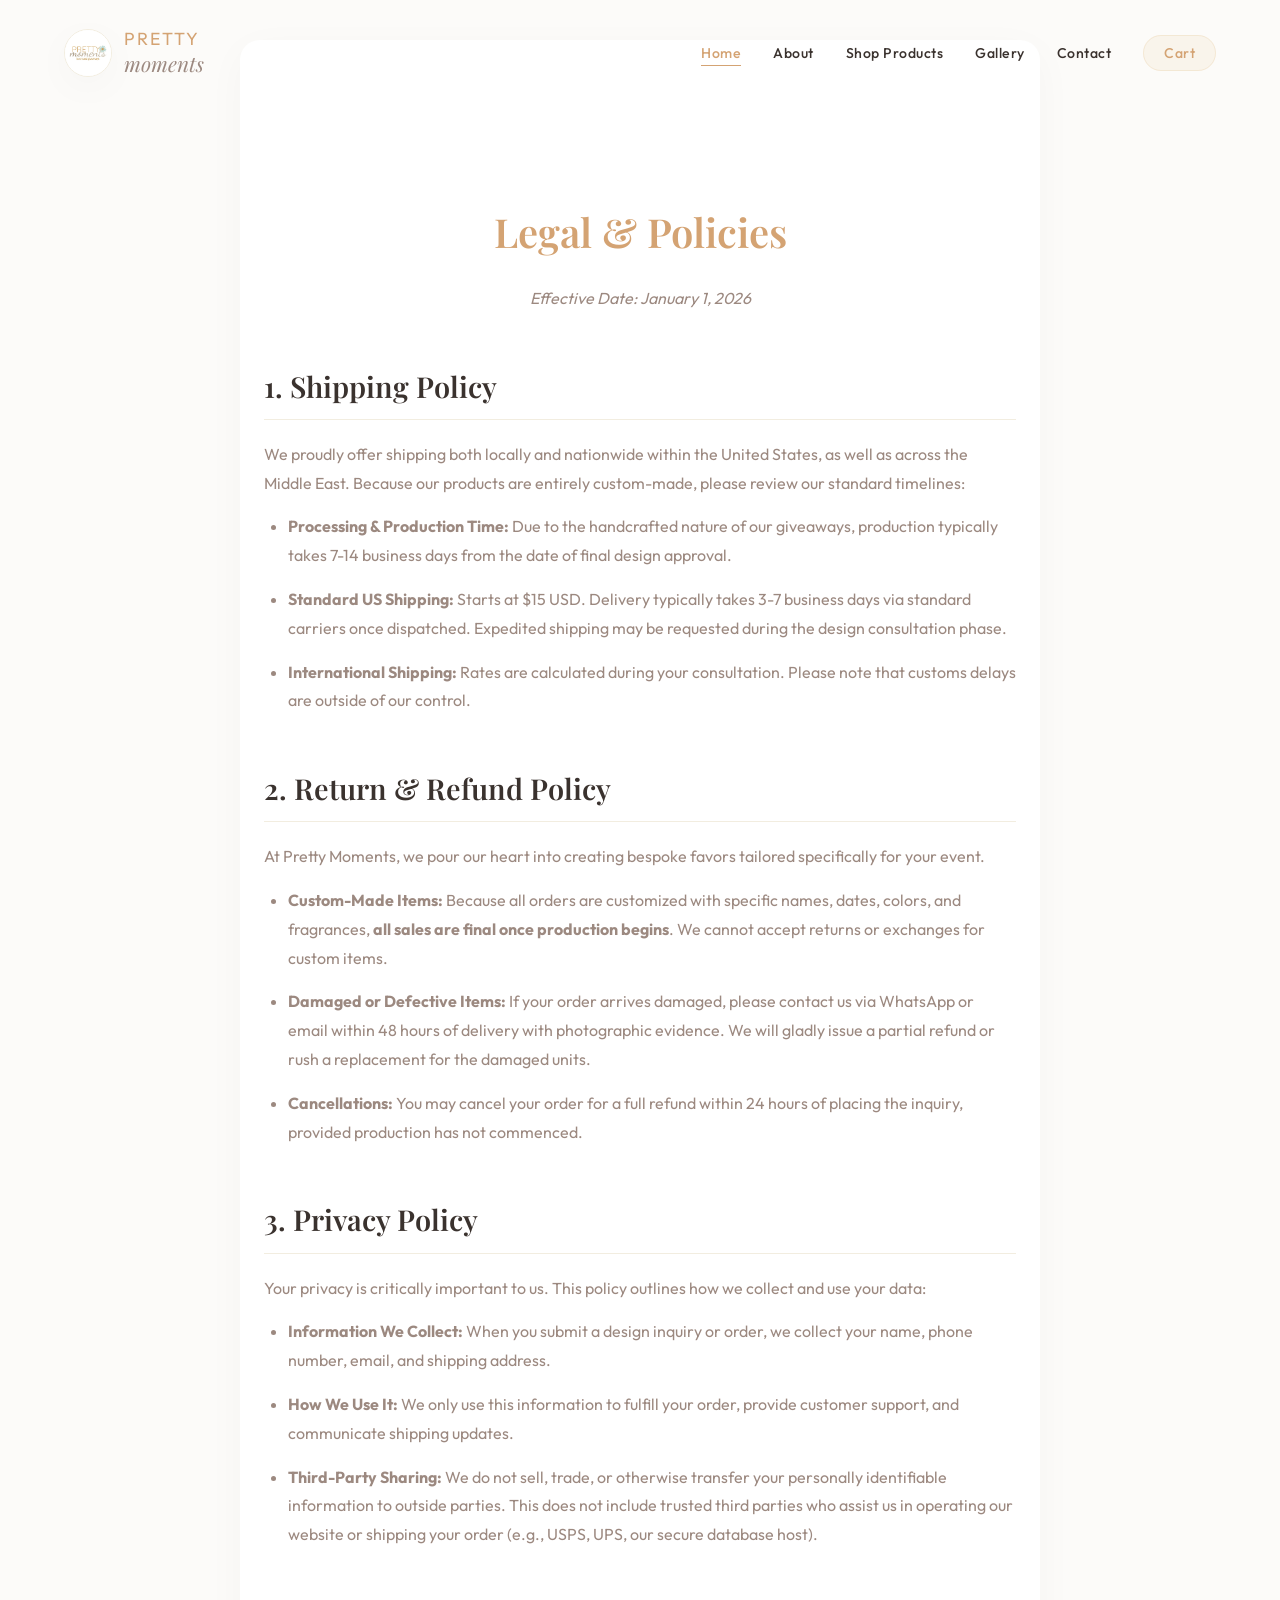
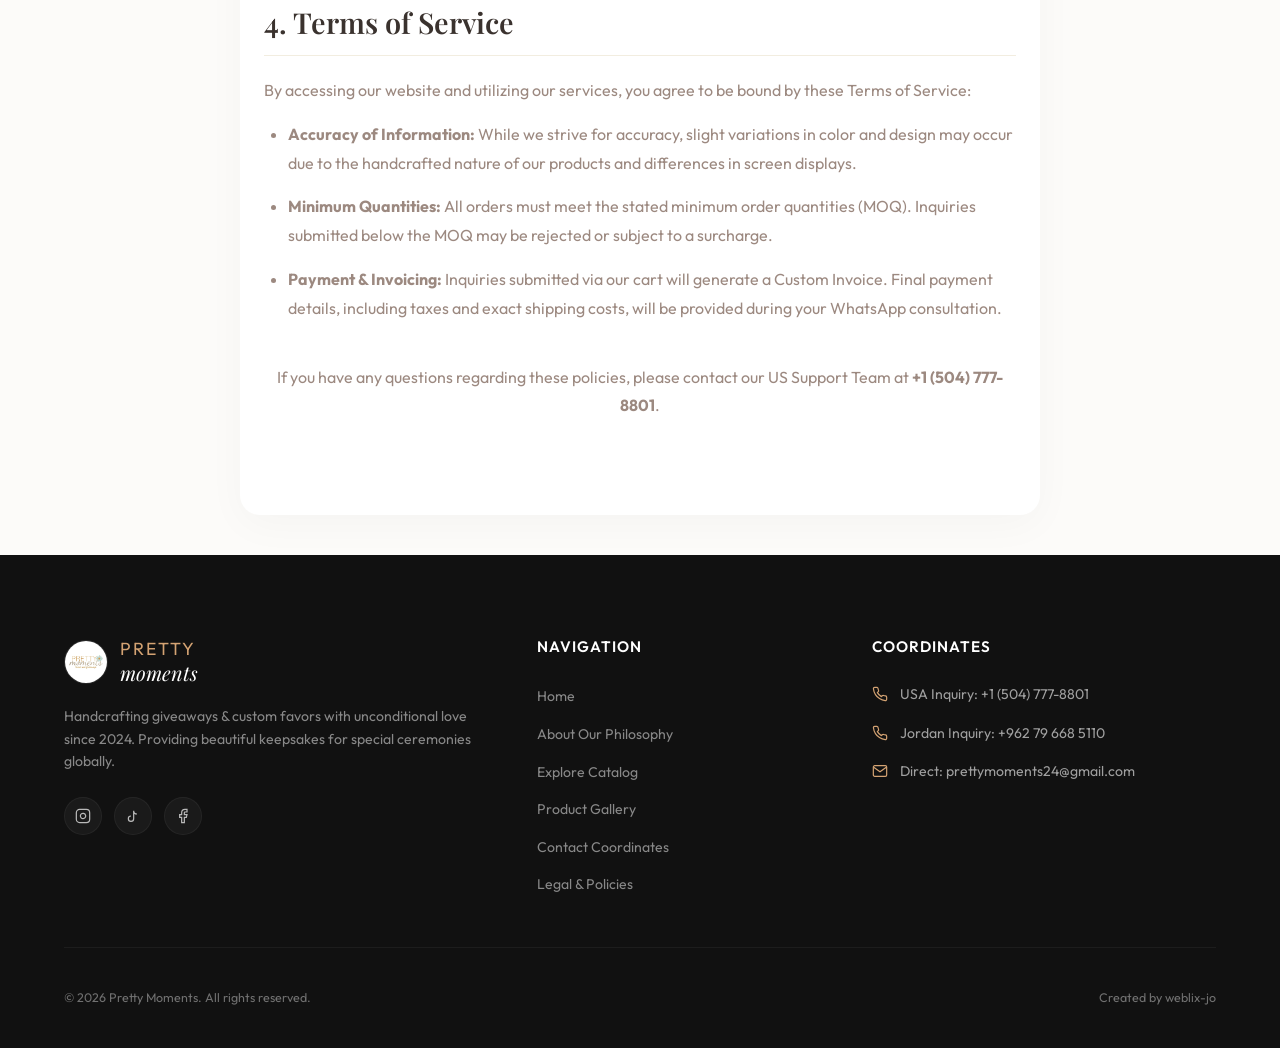
<file: policies.html>
<!DOCTYPE html>
<html lang="en-US">
<head>
  <meta charset="UTF-8">
  <meta name="viewport" content="width=device-width, initial-scale=1.0">
  
  <!-- Favicon -->
  <link rel="icon" type="image/x-icon" href="images/favicon.ico">
  
  <!-- SEO Meta Tags & Canonical -->
  <title>Legal & Policies | Pretty Moments Store</title>
  <meta name="description" content="Privacy Policy, Terms of Service, Return & Refund Policy, and Shipping Policy for Pretty Moments custom favors and giveaways in Louisiana & Nationwide.">
  <link rel="canonical" href="https://weblix-jo.com/bio/prettymoments/policies">

  <!-- Open Graph -->
  <meta property="og:type" content="website">
  <meta property="og:url" content="https://weblix-jo.com/bio/prettymoments/policies">
  <meta property="og:title" content="Legal & Policies | Pretty Moments Store">
  <meta property="og:description" content="Privacy Policy, Terms of Service, Return & Refund Policy, and Shipping Policy.">
  <meta property="og:image" content="https://weblix-jo.com/bio/prettymoments/images/logo.jpg">

  <!-- Twitter Cards -->
  <meta name="twitter:card" content="summary_large_image">
  <meta name="twitter:title" content="Legal & Policies | Pretty Moments Store">
  <meta name="twitter:description" content="Privacy Policy, Terms of Service, Return & Refund Policy, and Shipping Policy.">
  <meta name="twitter:image" content="https://weblix-jo.com/bio/prettymoments/images/logo.jpg">

  <!-- LocalBusiness Schema JSON-LD -->
  <script type="application/ld+json">
  {
    "@context": "https://schema.org",
    "@type": "LocalBusiness",
    "name": "Pretty Moments",
    "telephone": "+15047778801",
    "areaServed": [
      { "@type": "State", "name": "Louisiana" },
      { "@type": "Country", "name": "USA" },
      { "@type": "Country", "name": "Jordan" }
    ]
  }
  </script>
  
  <link rel="preconnect" href="https://fonts.googleapis.com">
  <link rel="preconnect" href="https://fonts.gstatic.com" crossorigin>
  <link rel="stylesheet" href="css/style.css">
</head>
<body style="background-color: var(--bg-color);">

  <!-- HEADER / NAVIGATION (Injected via JS) -->
  <div id="global-header-placeholder"></div>

  <main>
    <section class="policy-section">
      <h1>Legal & Policies</h1>
      <p style="text-align: center; margin-top: -20px; font-style: italic;">Effective Date: January 1, 2026</p>

      <h2>1. Shipping Policy</h2>
      <p>We proudly offer shipping both locally and nationwide within the United States, as well as across the Middle East. Because our products are entirely custom-made, please review our standard timelines:</p>
      <ul>
        <li><strong>Processing & Production Time:</strong> Due to the handcrafted nature of our giveaways, production typically takes 7-14 business days from the date of final design approval.</li>
        <li><strong>Standard US Shipping:</strong> Starts at $15 USD. Delivery typically takes 3-7 business days via standard carriers once dispatched. Expedited shipping may be requested during the design consultation phase.</li>
        <li><strong>International Shipping:</strong> Rates are calculated during your consultation. Please note that customs delays are outside of our control.</li>
      </ul>

      <h2>2. Return & Refund Policy</h2>
      <p>At Pretty Moments, we pour our heart into creating bespoke favors tailored specifically for your event.</p>
      <ul>
        <li><strong>Custom-Made Items:</strong> Because all orders are customized with specific names, dates, colors, and fragrances, <strong>all sales are final once production begins</strong>. We cannot accept returns or exchanges for custom items.</li>
        <li><strong>Damaged or Defective Items:</strong> If your order arrives damaged, please contact us via WhatsApp or email within 48 hours of delivery with photographic evidence. We will gladly issue a partial refund or rush a replacement for the damaged units.</li>
        <li><strong>Cancellations:</strong> You may cancel your order for a full refund within 24 hours of placing the inquiry, provided production has not commenced.</li>
      </ul>

      <h2>3. Privacy Policy</h2>
      <p>Your privacy is critically important to us. This policy outlines how we collect and use your data:</p>
      <ul>
        <li><strong>Information We Collect:</strong> When you submit a design inquiry or order, we collect your name, phone number, email, and shipping address.</li>
        <li><strong>How We Use It:</strong> We only use this information to fulfill your order, provide customer support, and communicate shipping updates.</li>
        <li><strong>Third-Party Sharing:</strong> We do not sell, trade, or otherwise transfer your personally identifiable information to outside parties. This does not include trusted third parties who assist us in operating our website or shipping your order (e.g., USPS, UPS, our secure database host).</li>
      </ul>

      <h2>4. Terms of Service</h2>
      <p>By accessing our website and utilizing our services, you agree to be bound by these Terms of Service:</p>
      <ul>
        <li><strong>Accuracy of Information:</strong> While we strive for accuracy, slight variations in color and design may occur due to the handcrafted nature of our products and differences in screen displays.</li>
        <li><strong>Minimum Quantities:</strong> All orders must meet the stated minimum order quantities (MOQ). Inquiries submitted below the MOQ may be rejected or subject to a surcharge.</li>
        <li><strong>Payment & Invoicing:</strong> Inquiries submitted via our cart will generate a Custom Invoice. Final payment details, including taxes and exact shipping costs, will be provided during your WhatsApp consultation.</li>
      </ul>

      <p style="margin-top: 40px; text-align: center;">
        If you have any questions regarding these policies, please contact our US Support Team at <strong>+1 (504) 777-8801</strong>.
      </p>
    </section>
  </main>

  <!-- FOOTER (Injected via JS) -->
  <div id="global-footer-placeholder"></div>

  <script src="js/app.js"></script>
</body>
</html>
</file>
<file: css/style.css>
/* ==========================================================================
   Pretty Moments - Premium E-commerce Overhaul Styling
   ========================================================================== */

/* Import Google Fonts */
@import url('https://fonts.googleapis.com/css2?family=Outfit:wght@300;400;500;600;700&family=Playfair+Display:ital,wght@0,400;0,600;1,400;1,500;1,600&display=swap');

:root {
  /* Brand Palette from Logo */
  --bg-color: #fcfbf9;         /* Even softer ivory/cream */
  --primary-gold: #d4a373;     /* Warmer, softer gold */
  --primary-gold-rgb: 212, 163, 115;
  --primary-teal: #e2ece9;     /* Softer pastel teal */
  --primary-teal-rgb: 226, 236, 233;
  --text-taupe: #9c8980;       /* Lighter, more elegant taupe */
  --text-dark: #3a322e;        /* Softer deep charcoal */
  --text-light: #b0a39d;       /* Muted taupe for captions */
  --border-soft: #f2ede0;      /* Soft golden-cream border */
  --white: #ffffff;
  
  /* Fonts */
  --font-sans: 'Outfit', sans-serif;
  --font-serif: 'Playfair Display', serif;
  
  /* Transitions */
  --transition-smooth: all 0.6s cubic-bezier(0.16, 1, 0.3, 1);
  --transition-fast: all 0.3s ease;
  
  /* Shadows - Extremely Soft & Diffused */
  --shadow-subtle: 0 10px 40px rgba(0, 0, 0, 0.03);
  --shadow-medium: 0 20px 60px rgba(0, 0, 0, 0.05);
  --shadow-hover: 0 30px 80px rgba(212, 163, 115, 0.12);
  --shadow-glass: 0 8px 32px 0 rgba(0, 0, 0, 0.04);
}

/* Reset & Global Styles */
* {
  box-sizing: border-box;
  margin: 0;
  padding: 0;
}

html {
  scroll-behavior: smooth;
  font-size: 16px;
}

body {
  font-family: var(--font-sans);
  background-color: var(--bg-color);
  color: var(--text-dark);
  min-height: 100vh;
  line-height: 1.6;
  overflow-x: hidden;
  position: relative;
}

/* Typography Utility */
h1, h2, h3, h4 {
  font-family: var(--font-serif);
  font-weight: 600;
  color: var(--text-dark);
}

  font-family: var(--font-sans);
  font-weight: 300;
  color: var(--text-taupe);
  letter-spacing: 0.3px;
  line-height: 1.8;
}

.text-gold {
  color: var(--primary-gold);
}

.font-italic {
  font-family: var(--font-serif);
  font-style: italic;
  font-weight: 500;
}

/* Scrollbar styling */
::-webkit-scrollbar {
  width: 8px;
}
::-webkit-scrollbar-track {
  background: var(--bg-color);
}
::-webkit-scrollbar-thumb {
  background: var(--border-soft);
  border-radius: 4px;
}
::-webkit-scrollbar-thumb:hover {
  background: var(--primary-gold);
}

/* Layout Containers */
.container {
  width: 100%;
  max-width: 1200px;
  margin: 0 auto;
  padding: 0 24px;
}

.section-padding {
  padding: 160px 0;
}

.text-center {
  text-align: center;
}

/* Section Headers */
.section-header {
  margin-bottom: 60px;
  text-align: center;
  position: relative;
}

.section-header .tagline {
  font-family: var(--font-sans);
  text-transform: uppercase;
  letter-spacing: 3px;
  font-size: 0.8rem;
  font-weight: 600;
  color: var(--primary-gold);
  margin-bottom: 12px;
  display: block;
}

.section-header h2 {
  font-size: 2.8rem;
  line-height: 1.2;
  margin-bottom: 16px;
  letter-spacing: -0.5px;
}

.section-header h2 span {
  font-style: italic;
  font-family: var(--font-serif);
  font-weight: 400;
  color: var(--text-taupe);
}

.section-header::after {
  content: '';
  display: block;
  width: 50px;
  height: 1px;
  background-color: var(--primary-gold);
  margin: 20px auto 0;
}

/* Buttons & CTAs */
.btn {
  display: inline-flex;
  align-items: center;
  justify-content: center;
  padding: 14px 28px;
  border-radius: 30px;
  font-family: var(--font-sans);
  font-weight: 500;
  font-size: 0.9rem;
  letter-spacing: 0.5px;
  text-decoration: none;
  transition: var(--transition-smooth);
  cursor: pointer;
  border: 1px solid transparent;
}

.btn-primary {
  background-color: var(--primary-gold);
  color: var(--white);
  box-shadow: 0 6px 20px rgba(213, 161, 83, 0.2);
}

.btn-primary:hover {
  background-color: var(--white);
  color: var(--primary-gold);
  border-color: var(--primary-gold);
  transform: scale(1.02);
  box-shadow: 0 15px 35px rgba(212, 163, 115, 0.2);
}

.btn-secondary {
  background-color: transparent;
  color: var(--text-dark);
  border-color: var(--border-soft);
  background-color: rgba(255, 255, 255, 0.5);
}

.btn-secondary:hover {
  background-color: var(--white);
  border-color: var(--primary-gold);
  color: var(--primary-gold);
  transform: scale(1.02);
  box-shadow: var(--shadow-medium);
}

.btn-icon {
  margin-left: 8px;
  width: 16px;
  height: 16px;
  stroke: currentColor;
  stroke-width: 2;
  fill: none;
  transition: transform 0.3s ease;
}

.btn:hover .btn-icon {
  transform: translateX(4px);
}

/* Floating Shapes Background */
.floating-shape {
  position: fixed;
  bottom: -50px;
  pointer-events: none;
  z-index: 1;
  opacity: 0;
  animation: floatUp linear forwards;
}

@keyframes floatUp {
  0% {
    transform: translateY(0) rotate(0deg) scale(0.4);
    opacity: 0;
  }
  15% {
    opacity: var(--target-opacity, 0.15);
  }
  85% {
    opacity: var(--target-opacity, 0.15);
  }
  100% {
    transform: translateY(-105vh) rotate(360deg) scale(var(--target-scale, 0.8));
    opacity: 0;
  }
}

/* Header & Navigation */
header {
  position: fixed;
  top: 0;
  left: 50%;
  transform: translateX(-50%);
  width: 100%;
  z-index: 100;
  box-sizing: border-box;
  border: 1px solid transparent;
  transition: top 0.4s cubic-bezier(0.16, 1, 0.3, 1),
              width 0.4s cubic-bezier(0.16, 1, 0.3, 1),
              border-radius 0.4s cubic-bezier(0.16, 1, 0.3, 1),
              background-color 0.4s ease,
              padding 0.4s ease,
              box-shadow 0.4s ease,
              border-color 0.4s ease;
}

header.scrolled {
  top: 16px;
  width: 90%;
  max-width: 1200px;
  border-radius: 50px;
  background-color: rgba(250, 249, 246, 0.9);
  backdrop-filter: blur(20px);
  -webkit-backdrop-filter: blur(20px);
  box-shadow: 0 10px 30px rgba(142, 123, 113, 0.08);
  border: 1px solid rgba(213, 161, 83, 0.15);
  padding: 8px 24px;
}

header:not(.scrolled) {
  padding: 24px 0;
}

.nav-wrapper {
  display: flex;
  justify-content: space-between;
  align-items: center;
}

.logo-wrapper {
  display: flex;
  align-items: center;
  text-decoration: none;
  gap: 12px;
}

.logo-circle {
  width: 48px;
  height: 48px;
  border-radius: 50%;
  border: 1px solid var(--border-soft);
  overflow: hidden;
  background-color: var(--white);
  box-shadow: var(--shadow-subtle);
  transition: var(--transition-smooth);
}

header.scrolled .logo-circle {
  width: 40px;
  height: 40px;
}

.logo-circle img {
  width: 100%;
  height: 100%;
  object-fit: cover;
}

.logo-text {
  display: flex;
  flex-direction: column;
}

.logo-title-pretty {
  font-family: var(--font-sans);
  font-weight: 400;
  letter-spacing: 2px;
  font-size: 1.1rem;
  color: var(--primary-gold);
}

.logo-title-moments {
  font-family: var(--font-serif);
  font-style: italic;
  font-size: 1.3rem;
  margin-top: -6px;
  color: var(--text-taupe);
}

nav ul {
  display: flex;
  list-style: none;
  gap: 32px;
  align-items: center;
}

nav a {
  text-decoration: none;
  font-family: var(--font-sans);
  font-weight: 500;
  font-size: 0.88rem;
  letter-spacing: 0.5px;
  color: var(--text-dark);
  transition: var(--transition-fast);
  position: relative;
  padding: 4px 0;
}

nav a::after {
  content: '';
  position: absolute;
  bottom: 0;
  left: 0;
  width: 0;
  height: 1px;
  background-color: var(--primary-gold);
  transition: var(--transition-fast);
}

nav a:hover {
  color: var(--primary-gold);
}

nav a:hover::after {
  width: 100%;
}

nav a.active {
  color: var(--primary-gold);
}

nav a.active::after {
  width: 100%;
}

.nav-cta {
  padding: 8px 20px;
  border-radius: 20px;
  background-color: rgba(213, 161, 83, 0.08);
  color: var(--primary-gold) !important;
  border: 1px solid rgba(213, 161, 83, 0.15);
}

.nav-cta::after {
  display: none !important;
}

.nav-cta:hover {
  background-color: var(--primary-gold) !important;
  color: var(--white) !important;
}

/* Mobile Menu Toggle */
.menu-toggle {
  display: none;
  background: none;
  border: none;
  cursor: pointer;
  padding: 8px;
  position: relative;
  z-index: 101; /* Floating above the slide-in drawer */
}

.menu-toggle svg {
  width: 24px;
  height: 24px;
  stroke: var(--text-dark);
  stroke-width: 2;
  fill: none;
}

.menu-toggle svg line {
  transition: transform 0.3s ease, opacity 0.3s ease;
  transform-origin: 12px 12px;
}

.menu-toggle.open svg line:nth-child(1) {
  opacity: 0;
}

.menu-toggle.open svg line:nth-child(2) {
  transform: translateY(6px) rotate(45deg);
}

.menu-toggle.open svg line:nth-child(3) {
  transform: translateY(-6px) rotate(-45deg);
}

/* Hero Section */
.hero {
  position: relative;
  padding-top: 160px;
  padding-bottom: 100px;
  display: flex;
  align-items: center;
  min-height: 90vh;
}

.hero-grid {
  display: grid;
  grid-template-columns: 1.1fr 0.9fr;
  gap: 60px;
  align-items: center;
}

.hero-content {
  max-width: 580px;
  z-index: 10;
}

.hero-subtitle {
  font-family: var(--font-sans);
  text-transform: uppercase;
  letter-spacing: 4px;
  font-size: 0.85rem;
  font-weight: 600;
  color: var(--primary-gold);
  margin-bottom: 20px;
  display: block;
}

.hero-title {
  font-size: 4.2rem;
  line-height: 1.1;
  margin-bottom: 30px;
  color: var(--text-dark);
  letter-spacing: -1px;
}

.hero-title span {
  display: block;
  font-family: var(--font-serif);
  font-style: italic;
  font-weight: 400;
  color: var(--text-taupe);
  margin-top: 4px;
}

.hero-description {
  font-size: 1.1rem;
  line-height: 1.8;
  margin-bottom: 40px;
  color: var(--text-taupe);
  max-width: 90%;
}

.hero-buttons {
  display: flex;
  gap: 16px;
  flex-wrap: wrap;
}

/* Hero Visual Composition */
.hero-visual {
  position: relative;
  height: 500px;
  display: flex;
  align-items: center;
  justify-content: center;
}

.hero-img-container {
  width: 85%;
  height: 85%;
  border-radius: 40px;
  overflow: hidden;
  border: 1px solid var(--border-soft);
  box-shadow: var(--shadow-medium);
  position: relative;
  transform: rotate(2deg);
  transition: var(--transition-smooth);
}

.hero-img-container::before {
  content: '';
  position: absolute;
  inset: 0;
  background: linear-gradient(to top, rgba(74, 62, 57, 0.2), transparent);
  z-index: 2;
}

.hero-img-container img {
  width: 100%;
  height: 100%;
  object-fit: cover;
  transition: var(--transition-smooth);
}

.hero-visual:hover .hero-img-container {
  transform: rotate(0deg) scale(1.02);
  box-shadow: var(--shadow-hover);
}

.hero-visual:hover .hero-img-container img {
  transform: scale(1.05);
}

/* Accent Badge inside Hero */
.hero-badge {
  position: absolute;
  bottom: 30px;
  left: -20px;
  background-color: rgba(255, 255, 255, 0.85);
  backdrop-filter: blur(12px);
  -webkit-backdrop-filter: blur(12px);
  padding: 16px 24px;
  border-radius: 20px;
  border: 1px solid rgba(213, 161, 83, 0.15);
  box-shadow: var(--shadow-medium);
  z-index: 10;
  max-width: 200px;
  animation: floatBadge 6s ease-in-out infinite alternate;
}

.hero-badge p {
  font-size: 0.8rem;
  font-weight: 500;
  color: var(--primary-gold);
  letter-spacing: 0.5px;
}

.hero-badge span {
  font-family: var(--font-serif);
  font-style: italic;
  font-size: 1.1rem;
  color: var(--text-dark);
  display: block;
  margin-top: 4px;
}

@keyframes floatBadge {
  0% { transform: translateY(0); }
  100% { transform: translateY(-10px); }
}

/* Features/About Section */
.features-grid {
  display: grid;
  grid-template-columns: repeat(3, 1fr);
  gap: 32px;
  margin-top: 40px;
}

.product-card {
  background-color: var(--white);
  border-radius: 24px;
  overflow: hidden;
  box-shadow: var(--shadow-subtle);
  transition: var(--transition-smooth);
  position: relative;
  border: none;
}

.feature-card {
  background-color: var(--white);
  border: none;
  padding: 50px 40px;
  border-radius: 32px;
  box-shadow: var(--shadow-subtle);
  transition: var(--transition-smooth);
  position: relative;
  overflow: hidden;
}

.feature-card::before {
  content: '';
  position: absolute;
  top: 0;
  left: 0;
  width: 4px;
  height: 0;
  background-color: var(--primary-gold);
  transition: var(--transition-smooth);
}

.feature-icon-box {
  width: 60px;
  height: 60px;
  border-radius: 50%;
  background-color: rgba(213, 161, 83, 0.06);
  color: var(--primary-gold);
  display: flex;
  align-items: center;
  justify-content: center;
  margin-bottom: 24px;
  transition: var(--transition-smooth);
}

.feature-icon-box svg {
  width: 26px;
  height: 26px;
  stroke-width: 1.5px;
}

.feature-card h3 {
  font-size: 1.4rem;
  margin-bottom: 12px;
  color: var(--text-dark);
}

.feature-card p {
  font-size: 0.9rem;
  line-height: 1.6;
}

.product-card:hover {
  transform: translateY(-8px) scale(1.01);
  box-shadow: var(--shadow-medium);
}

.feature-card:hover {
  transform: translateY(-8px);
  box-shadow: var(--shadow-medium);
  border-color: rgba(213, 161, 83, 0.15);
}

.feature-card:hover::before {
  height: 100%;
}

.feature-card:hover .feature-icon-box {
  background-color: var(--primary-gold);
  color: var(--white);
  transform: scale(1.05);
}

/* About Philosophy Section */
.about-section {
  background-color: rgba(213, 161, 83, 0.02);
  border-top: 1px solid rgba(213, 161, 83, 0.05);
  border-bottom: 1px solid rgba(213, 161, 83, 0.05);
}

.about-grid {
  display: grid;
  grid-template-columns: 0.9fr 1.1fr;
  gap: 80px;
  align-items: center;
}

.about-gallery {
  position: relative;
  display: grid;
  grid-template-columns: repeat(2, 1fr);
  gap: 20px;
}

.about-img-wrapper {
  border-radius: 24px;
  overflow: hidden;
  box-shadow: var(--shadow-subtle);
  border: 1px solid var(--border-soft);
  height: 260px;
}

.about-img-wrapper img {
  width: 100%;
  height: 100%;
  object-fit: cover;
  transition: var(--transition-smooth);
}

.about-img-wrapper:hover img {
  transform: scale(1.06);
}

.about-img-1 { transform: translateY(-20px); }
.about-img-2 { transform: translateY(20px); }

.about-content h3 {
  font-size: 2rem;
  margin-bottom: 20px;
}

.about-content h3 span {
  font-style: italic;
  font-weight: 400;
  color: var(--text-taupe);
}

.about-content p {
  font-size: 0.98rem;
  line-height: 1.7;
  margin-bottom: 24px;
}

.about-highlights {
  display: grid;
  grid-template-columns: repeat(2, 1fr);
  gap: 20px;
  margin-top: 32px;
}

.about-highlight-item {
  display: flex;
  align-items: flex-start;
  gap: 12px;
}

.about-highlight-item svg {
  width: 20px;
  height: 20px;
  stroke: var(--primary-gold);
  stroke-width: 2;
  margin-top: 3px;
  flex-shrink: 0;
}

.about-highlight-item h4 {
  font-family: var(--font-sans);
  font-weight: 600;
  font-size: 0.95rem;
  color: var(--text-dark);
  margin-bottom: 4px;
}

.about-highlight-item p {
  font-size: 0.85rem;
  line-height: 1.4;
}

/* Collections & Filter Tabs */
.collections-tabs {
  display: flex;
  justify-content: center;
  gap: 12px;
  margin-bottom: 48px;
  flex-wrap: wrap;
}

.tab-btn {
  background: var(--white);
  border: 1px solid var(--border-soft);
  color: var(--text-taupe);
  padding: 10px 24px;
  border-radius: 20px;
  font-family: var(--font-sans);
  font-weight: 500;
  font-size: 0.88rem;
  cursor: pointer;
  transition: var(--transition-fast);
}

.tab-btn:hover {
  border-color: var(--primary-gold);
  color: var(--primary-gold);
}

.tab-btn.active {
  background-color: var(--primary-gold);
  border-color: var(--primary-gold);
  color: var(--white);
  box-shadow: 0 4px 12px rgba(213, 161, 83, 0.15);
}

/* ==========================================================================
   E-commerce Product Catalog Grid
   ========================================================================== */
.collections-grid {
  display: grid;
  grid-template-columns: repeat(4, 1fr);
  gap: 24px;
}

.collection-card {
  background: var(--white);
  border-radius: 28px;
  overflow: hidden;
  border: 1px solid var(--border-soft);
  box-shadow: var(--shadow-subtle);
  transition: var(--transition-smooth);
  display: flex;
  flex-direction: column;
}

.collection-img-box {
  height: 230px;
  overflow: hidden;
  position: relative;
}

.collection-img-box img {
  width: 100%;
  height: 100%;
  object-fit: cover;
  transition: var(--transition-smooth);
}

.collection-overlay {
  position: absolute;
  inset: 0;
  background-color: rgba(74, 62, 57, 0.4);
  display: flex;
  align-items: center;
  justify-content: center;
  opacity: 0;
  transition: var(--transition-smooth);
  z-index: 10;
}

.collection-overlay-btn {
  background-color: var(--white);
  color: var(--text-dark);
  width: 48px;
  height: 48px;
  border-radius: 50%;
  display: flex;
  align-items: center;
  justify-content: center;
  box-shadow: var(--shadow-medium);
  transition: var(--transition-smooth);
  transform: translateY(15px);
  border: none;
  cursor: pointer;
}

.collection-overlay-btn svg {
  width: 20px;
  height: 20px;
  stroke: currentColor;
  stroke-width: 2;
}

.collection-overlay-btn:hover {
  background-color: var(--primary-gold);
  color: var(--white);
  transform: scale(1.1);
}

.collection-card:hover {
  transform: translateY(-8px);
  box-shadow: var(--shadow-medium);
  border-color: rgba(213, 161, 83, 0.12);
}

.collection-card:hover .collection-img-box img {
  transform: scale(1.05);
}

.collection-card:hover .collection-overlay {
  opacity: 1;
}

.collection-card:hover .collection-overlay-btn {
  transform: translateY(0);
}

.collection-info {
  padding: 22px;
  flex-grow: 1;
  display: flex;
  flex-direction: column;
}

.collection-category {
  font-size: 0.72rem;
  font-weight: 600;
  text-transform: uppercase;
  color: var(--primary-gold);
  letter-spacing: 1.5px;
  margin-bottom: 6px;
}

.collection-title {
  font-family: var(--font-sans);
  font-weight: 600;
  font-size: 1.15rem;
  color: var(--text-dark);
  margin-bottom: 6px;
}

.product-price-row {
  display: flex;
  justify-content: space-between;
  align-items: center;
  margin-bottom: 12px;
}

.product-price {
  font-family: var(--font-sans);
  font-weight: 700;
  font-size: 1.2rem;
  color: var(--primary-gold);
}

.product-min-qty {
  font-size: 0.72rem;
  color: var(--text-light);
  background-color: var(--bg-color);
  padding: 2px 8px;
  border-radius: 8px;
  border: 1px solid var(--border-soft);
}

.collection-desc {
  font-size: 0.84rem;
  line-height: 1.5;
  margin-bottom: 18px;
  color: var(--text-taupe);
  flex-grow: 1;
}

/* Quantity Adjuster inside Card */
.catalog-qty-selector {
  display: flex;
  align-items: center;
  justify-content: space-between;
  border: 1px solid var(--border-soft);
  border-radius: 18px;
  background-color: var(--bg-color);
  overflow: hidden;
  margin-bottom: 12px;
}

.catalog-qty-btn {
  background: none;
  border: none;
  width: 36px;
  height: 36px;
  font-size: 1.1rem;
  font-weight: 600;
  color: var(--text-dark);
  cursor: pointer;
  transition: var(--transition-fast);
}

.catalog-qty-btn:hover {
  background-color: var(--border-soft);
  color: var(--primary-gold);
}

.catalog-qty-input {
  background: none;
  border: none;
  width: 44px;
  height: 36px;
  text-align: center;
  font-family: var(--font-sans);
  font-weight: 600;
  font-size: 0.95rem;
  color: var(--text-dark);
}

.catalog-qty-input::-webkit-outer-spin-button,
.catalog-qty-input::-webkit-inner-spin-button {
  -webkit-appearance: none;
  margin: 0;
}

.add-to-cart-btn {
  width: 100%;
  padding: 10px 18px;
  border-radius: 18px;
  font-size: 0.85rem;
  font-weight: 600;
  letter-spacing: 0.2px;
}

/* ==========================================================================
   Floating Cart & Cart Drawer Layout (E-commerce Engine)
   ========================================================================== */
.floating-cart-btn {
  position: fixed;
  bottom: 30px;
  right: 30px;
  width: 64px;
  height: 64px;
  border-radius: 50%;
  background-color: var(--primary-gold);
  color: var(--white);
  display: flex;
  align-items: center;
  justify-content: center;
  box-shadow: 0 10px 30px rgba(213, 161, 83, 0.35);
  cursor: pointer;
  z-index: 990;
  transition: var(--transition-smooth);
  border: none;
}

.floating-cart-btn svg {
  width: 24px;
  height: 24px;
  stroke: currentColor;
  stroke-width: 2;
  fill: none;
}

.floating-cart-btn:hover {
  transform: scale(1.08) translateY(-4px);
  box-shadow: 0 15px 35px rgba(213, 161, 83, 0.45);
}

.cart-count {
  position: absolute;
  top: -5px;
  right: -5px;
  background-color: var(--text-dark);
  color: var(--white);
  font-size: 0.72rem;
  font-weight: 700;
  width: 22px;
  height: 22px;
  border-radius: 50%;
  display: flex;
  align-items: center;
  justify-content: center;
  border: 2px solid var(--white);
  box-shadow: var(--shadow-subtle);
  animation: badgePop 0.3s ease;
}

@keyframes badgePop {
  0% { transform: scale(0.5); }
  100% { transform: scale(1); }
}

/* Cart Overlay Back-shadow */
.cart-overlay {
  position: fixed;
  inset: 0;
  background-color: rgba(74, 62, 57, 0.45);
  backdrop-filter: blur(4px);
  -webkit-backdrop-filter: blur(4px);
  z-index: 995;
  display: none;
  opacity: 0;
  transition: opacity 0.4s ease;
}

.cart-overlay.active {
  display: block;
  opacity: 1;
}

/* Cart Drawer */
.cart-drawer {
  position: fixed;
  top: 0;
  right: -450px;
  width: 440px;
  max-width: 100%;
  height: 100vh;
  background-color: rgba(255, 255, 255, 0.98);
  box-shadow: -12px 0 40px rgba(74, 62, 57, 0.12);
  z-index: 1000;
  display: flex;
  flex-direction: column;
  transition: right 0.4s cubic-bezier(0.25, 0.8, 0.25, 1);
  border-left: 1px solid var(--border-soft);
}

.cart-drawer.open {
  right: 0;
}

.cart-header {
  padding: 24px;
  border-bottom: 1px solid var(--border-soft);
  display: flex;
  justify-content: space-between;
  align-items: center;
}

.cart-header h3 {
  font-family: var(--font-sans);
  font-weight: 600;
  font-size: 1.35rem;
}

.cart-header h3 span {
  font-weight: 400;
  color: var(--text-light);
  font-size: 0.95rem;
  margin-left: 6px;
}

.cart-close-btn {
  background: none;
  border: none;
  cursor: pointer;
  color: var(--text-dark);
  padding: 4px;
  transition: var(--transition-fast);
}

.cart-close-btn svg {
  width: 22px;
  height: 22px;
  stroke: currentColor;
  stroke-width: 2;
}

.cart-close-btn:hover {
  transform: rotate(90deg);
  color: var(--primary-gold);
}

/* Cart Items Container */
.cart-items-list {
  flex-grow: 1;
  overflow-y: auto;
  padding: 24px;
  display: flex;
  flex-direction: column;
  gap: 16px;
}

.empty-cart-view {
  display: flex;
  flex-direction: column;
  align-items: center;
  justify-content: center;
  height: 100%;
  text-align: center;
  color: var(--text-light);
}

.empty-cart-view svg {
  width: 64px;
  height: 64px;
  stroke: var(--border-soft);
  stroke-width: 1.2;
  margin-bottom: 16px;
}

.cart-item {
  display: flex;
  align-items: center;
  gap: 16px;
  background-color: var(--bg-color);
  padding: 16px;
  border-radius: 20px;
  border: 1px solid var(--border-soft);
  position: relative;
}

.cart-item-img {
  width: 64px;
  height: 64px;
  border-radius: 12px;
  overflow: hidden;
  border: 1px solid var(--border-soft);
  flex-shrink: 0;
}

.cart-item-img img {
  width: 100%;
  height: 100%;
  object-fit: cover;
}

.cart-item-details {
  flex-grow: 1;
}

.cart-item-title {
  font-family: var(--font-sans);
  font-weight: 600;
  font-size: 0.95rem;
  color: var(--text-dark);
  margin-bottom: 2px;
}

.cart-item-price {
  font-size: 0.85rem;
  color: var(--primary-gold);
  font-weight: 600;
}

/* Cart Item Qty adjusters */
.cart-item-actions {
  display: flex;
  align-items: center;
  gap: 12px;
  margin-top: 6px;
}

.cart-qty-adjuster {
  display: flex;
  align-items: center;
  border: 1px solid var(--border-soft);
  border-radius: 12px;
  background-color: var(--white);
  overflow: hidden;
}

.cart-qty-btn {
  background: none;
  border: none;
  width: 26px;
  height: 26px;
  font-size: 0.85rem;
  cursor: pointer;
  color: var(--text-dark);
  transition: var(--transition-fast);
}

.cart-qty-btn:hover {
  background-color: var(--bg-color);
  color: var(--primary-gold);
}

.cart-qty-val {
  width: 32px;
  text-align: center;
  font-size: 0.82rem;
  font-weight: 600;
}

.cart-item-delete {
  background: none;
  border: none;
  cursor: pointer;
  color: var(--text-light);
  transition: var(--transition-fast);
  padding: 4px;
}

.cart-item-delete svg {
  width: 16px;
  height: 16px;
  stroke: currentColor;
  stroke-width: 2;
}

.cart-item-delete:hover {
  color: #c94b4b;
}

/* Cart Drawer Footer & Checkout details */
.cart-footer {
  border-top: 1px solid var(--border-soft);
  padding: 24px;
  background-color: var(--white);
}

.cart-summary-row {
  display: flex;
  justify-content: space-between;
  font-size: 0.9rem;
  margin-bottom: 8px;
}

.cart-summary-row.total {
  font-weight: 600;
  font-size: 1.15rem;
  color: var(--text-dark);
  border-top: 1px solid var(--border-soft);
  padding-top: 12px;
  margin-top: 8px;
  margin-bottom: 20px;
}

.cart-checkout-form {
  display: flex;
  flex-direction: column;
  gap: 12px;
  margin-bottom: 20px;
}

.cart-input-group {
  display: flex;
  flex-direction: column;
  gap: 4px;
}

.cart-input-group label {
  font-size: 0.78rem;
  font-weight: 500;
  color: var(--text-dark);
}

.cart-input-group input {
  padding: 10px 14px;
  border-radius: 12px;
  border: 1px solid var(--border-soft);
  font-family: var(--font-sans);
  font-size: 0.85rem;
  background-color: var(--bg-color);
  transition: var(--transition-fast);
}

.cart-input-group input:focus {
  outline: none;
  border-color: var(--primary-gold);
  background-color: var(--white);
  box-shadow: 0 0 0 3px rgba(213, 161, 83, 0.06);
}

.checkout-btn {
  width: 100%;
  padding: 14px;
  border-radius: 20px;
  font-size: 0.95rem;
  font-weight: 600;
  background-color: var(--primary-gold);
  color: var(--white);
  box-shadow: 0 4px 15px rgba(213, 161, 83, 0.25);
  border: none;
  cursor: pointer;
  transition: var(--transition-smooth);
}

.checkout-btn:hover {
  transform: translateY(-2px);
  box-shadow: 0 8px 22px rgba(213, 161, 83, 0.35);
}

/* ==========================================================================
   Digital Invoice Modal (CRO Optimized Confirmation step)
   ========================================================================== */
.invoice-modal {
  position: fixed;
  inset: 0;
  background-color: rgba(74, 62, 57, 0.65);
  backdrop-filter: blur(8px);
  -webkit-backdrop-filter: blur(8px);
  z-index: 1050;
  display: none;
  align-items: center;
  justify-content: center;
  padding: 20px;
  opacity: 0;
  transition: opacity 0.3s ease;
}

.invoice-modal.active {
  display: flex;
  opacity: 1;
}

.invoice-container {
  background-color: var(--white);
  border: 1px solid rgba(213, 161, 83, 0.2);
  border-radius: 28px;
  width: 100%;
  max-width: 500px;
  box-shadow: 0 25px 60px rgba(74, 62, 57, 0.18);
  padding: 32px;
  position: relative;
  max-height: 90vh;
  overflow-y: auto;
  animation: modalScale 0.4s cubic-bezier(0.25, 0.8, 0.25, 1);
}

@keyframes modalScale {
  from { transform: scale(0.92); opacity: 0; }
  to { transform: scale(1); opacity: 1; }
}

.invoice-close-btn {
  position: absolute;
  top: 20px;
  right: 20px;
  background: none;
  border: none;
  cursor: pointer;
  color: var(--text-light);
  padding: 4px;
}

.invoice-close-btn svg {
  width: 22px;
  height: 22px;
  stroke: currentColor;
  stroke-width: 2;
}

.invoice-close-btn:hover {
  color: var(--primary-gold);
}

.invoice-brand {
  text-align: center;
  margin-bottom: 24px;
}

.invoice-brand-logo {
  width: 60px;
  height: 60px;
  border-radius: 50%;
  border: 1px solid var(--border-soft);
  margin: 0 auto 10px;
  overflow: hidden;
}

.invoice-brand-logo img {
  width: 100%;
  height: 100%;
  object-fit: cover;
}

.invoice-brand-pretty {
  font-family: var(--font-sans);
  font-weight: 600;
  font-size: 1.2rem;
  letter-spacing: 2px;
  color: var(--primary-gold);
  display: block;
}

.invoice-brand-moments {
  font-family: var(--font-serif);
  font-style: italic;
  font-size: 1.4rem;
  color: var(--text-taupe);
  margin-top: -6px;
  display: block;
}

.invoice-header-title {
  font-family: var(--font-sans);
  font-weight: 600;
  font-size: 1.15rem;
  color: var(--text-dark);
  border-bottom: 1px solid var(--border-soft);
  padding-bottom: 10px;
  margin-bottom: 16px;
}

.invoice-billto-grid {
  display: grid;
  grid-template-columns: repeat(2, 1fr);
  gap: 16px;
  font-size: 0.8rem;
  margin-bottom: 20px;
  background-color: var(--bg-color);
  padding: 14px;
  border-radius: 16px;
}

.invoice-billto-col span {
  color: var(--text-light);
  display: block;
  margin-bottom: 4px;
}

.invoice-billto-col p {
  font-weight: 600;
  color: var(--text-dark);
}

.invoice-table-header {
  display: grid;
  grid-template-columns: 2fr 1fr 1fr;
  font-size: 0.78rem;
  font-weight: 600;
  color: var(--text-light);
  text-transform: uppercase;
  border-bottom: 1px solid var(--border-soft);
  padding-bottom: 8px;
  margin-bottom: 12px;
}

.invoice-items {
  display: flex;
  flex-direction: column;
  gap: 10px;
  margin-bottom: 20px;
  border-bottom: 1px solid var(--border-soft);
  padding-bottom: 16px;
}

.invoice-item-row {
  display: grid;
  grid-template-columns: 2fr 1fr 1fr;
  font-size: 0.88rem;
  color: var(--text-dark);
}

.invoice-item-row .qty {
  color: var(--text-light);
}

.invoice-item-row .total {
  font-weight: 600;
  text-align: right;
}

.invoice-financials {
  display: flex;
  flex-direction: column;
  gap: 8px;
  font-size: 0.88rem;
  margin-bottom: 24px;
}

.invoice-financial-row {
  display: flex;
  justify-content: space-between;
}

.invoice-financial-row.grand {
  font-size: 1.25rem;
  font-weight: 700;
  color: var(--primary-gold);
  border-top: 1px solid var(--border-soft);
  padding-top: 12px;
  margin-top: 6px;
}

.invoice-actions {
  display: flex;
  gap: 12px;
}

.invoice-action-btn {
  flex: 1;
}

.invoice-action-whatsapp {
  background-color: #25d366;
  color: var(--white);
  box-shadow: 0 4px 15px rgba(37, 211, 102, 0.25);
  border: none;
}

.invoice-action-whatsapp:hover {
  background-color: #20ba5a;
  border-color: #20ba5a;
  color: var(--white);
  box-shadow: 0 8px 22px rgba(37, 211, 102, 0.35);
}

.invoice-action-whatsapp svg {
  width: 18px;
  height: 18px;
  margin-right: 8px;
  fill: currentColor;
}

.invoice-action-print {
  background-color: var(--bg-color);
  border-color: var(--border-soft);
  color: var(--text-dark);
}

.invoice-action-print:hover {
  background-color: var(--white);
  border-color: var(--primary-gold);
  color: var(--primary-gold);
}

/* ==========================================================================
   Existing elements (Gallery, Testimonials, Footer, Lightbox, etc.)
   ========================================================================== */
.gallery-grid {
  display: grid;
  grid-template-columns: repeat(4, 1fr);
  grid-auto-flow: dense;
  gap: 20px;
}

.gallery-item {
  border-radius: 24px;
  overflow: hidden;
  position: relative;
  height: 280px;
  border: 1px solid var(--border-soft);
  cursor: pointer;
  box-shadow: var(--shadow-subtle);
  transition: var(--transition-smooth);
}

.gallery-item.tall {
  height: 400px;
  grid-row: span 2;
}

.gallery-item img, .gallery-item video, .gallery-item iframe {
  width: 100%;
  height: 100%;
  object-fit: cover;
  border: none;
  transition: var(--transition-smooth);
}

.gallery-overlay {
  position: absolute;
  inset: 0;
  background: linear-gradient(to top, rgba(74, 62, 57, 0.8) 0%, rgba(74, 62, 57, 0.2) 60%, transparent 100%);
  display: flex;
  flex-direction: column;
  justify-content: flex-end;
  padding: 24px;
  opacity: 0;
  transition: var(--transition-smooth);
}

.gallery-overlay h4 {
  color: var(--white);
  font-size: 1.15rem;
  font-family: var(--font-sans);
  font-weight: 600;
  margin-bottom: 4px;
}

.gallery-overlay p {
  color: rgba(255, 255, 255, 0.75);
  font-size: 0.8rem;
  font-weight: 400;
}

.gallery-item:hover {
  transform: scale(1.02);
  box-shadow: var(--shadow-medium);
}

.gallery-item:hover img {
  transform: scale(1.04);
}

.gallery-item:hover .gallery-overlay {
  opacity: 1;
}

/* Lightbox Modal */
.lightbox {
  position: fixed;
  inset: 0;
  background-color: rgba(74, 62, 57, 0.95);
  z-index: 1020;
  display: none;
  align-items: center;
  justify-content: center;
  opacity: 0;
  transition: opacity 0.4s ease;
  padding: 30px;
}

.lightbox.active {
  display: flex;
  opacity: 1;
}

.lightbox-content {
  position: relative;
  max-width: 900px;
  max-height: 80vh;
  box-shadow: 0 20px 50px rgba(0, 0, 0, 0.3);
  border-radius: 12px;
  overflow: hidden;
  animation: lightboxScale 0.4s cubic-bezier(0.25, 0.8, 0.25, 1);
}

@keyframes lightboxScale {
  from { transform: scale(0.9); }
  to { transform: scale(1); }
}

.lightbox-content img {
  display: block;
  max-width: 100%;
  max-height: 80vh;
  object-fit: contain;
}

.lightbox-close {
  position: absolute;
  top: 30px;
  right: 30px;
  background: none;
  border: none;
  cursor: pointer;
  color: var(--white);
  padding: 8px;
  transition: var(--transition-fast);
}

.lightbox-close svg {
  width: 28px;
  height: 28px;
  stroke: currentColor;
  stroke-width: 2;
}

.lightbox-close:hover {
  transform: scale(1.1) rotate(90deg);
  color: var(--primary-gold);
}

/* Testimonial Slider */
.testimonials-section {
  background-color: rgba(143, 197, 197, 0.04); /* Very light brand teal tint */
  border-top: 1px solid rgba(143, 197, 197, 0.08);
  border-bottom: 1px solid rgba(143, 197, 197, 0.08);
}

.testimonials-slider-container {
  max-width: 800px;
  margin: 0 auto;
  position: relative;
  overflow: hidden;
  padding: 10px;
}

.testimonials-wrapper {
  display: flex;
  transition: transform 0.6s cubic-bezier(0.25, 0.8, 0.25, 1);
}

.testimonial-slide {
  min-width: 100%;
  padding: 10px;
  text-align: center;
}

.testimonial-card {
  background-color: var(--white);
  border: 1px solid var(--border-soft);
  border-radius: 28px;
  padding: 50px;
  box-shadow: var(--shadow-subtle);
  position: relative;
}

.testimonial-quote-icon {
  width: 48px;
  height: 48px;
  color: rgba(213, 161, 83, 0.15);
  margin: 0 auto 24px;
}

.testimonial-text {
  font-family: var(--font-serif);
  font-size: 1.4rem;
  line-height: 1.6;
  font-style: italic;
  color: var(--text-dark);
  margin-bottom: 24px;
}

.testimonial-author {
  display: flex;
  flex-direction: column;
  align-items: center;
}

.author-name {
  font-family: var(--font-sans);
  font-weight: 600;
  font-size: 0.95rem;
  color: var(--primary-gold);
  letter-spacing: 0.5px;
}

.author-event {
  font-size: 0.78rem;
  color: var(--text-light);
  margin-top: 4px;
}

/* Slider Pagination Dots */
.slider-dots {
  display: flex;
  justify-content: center;
  gap: 8px;
  margin-top: 30px;
}

.dot {
  width: 8px;
  height: 8px;
  border-radius: 50%;
  background-color: var(--border-soft);
  cursor: pointer;
  transition: var(--transition-smooth);
}

.dot.active {
  background-color: var(--primary-gold);
  width: 24px;
  border-radius: 4px;
}

/* Contact & Info Section */
.contact-grid {
  display: grid;
  grid-template-columns: 0.95fr 1.05fr;
  gap: 60px;
  align-items: flex-start;
}

.contact-info-cards {
  display: flex;
  flex-direction: column;
  gap: 20px;
}

.contact-card {
  background-color: var(--white);
  border: 1px solid var(--border-soft);
  padding: 30px 24px;
  border-radius: 20px;
  box-shadow: var(--shadow-subtle);
  display: flex;
  align-items: flex-start;
  gap: 18px;
  transition: var(--transition-smooth);
}

.contact-card-icon {
  width: 48px;
  height: 48px;
  border-radius: 50%;
  background-color: rgba(213, 161, 83, 0.05);
  color: var(--primary-gold);
  display: flex;
  align-items: center;
  justify-content: center;
  flex-shrink: 0;
  transition: var(--transition-smooth);
}

.contact-card-icon svg {
  width: 22px;
  height: 22px;
  stroke-width: 1.6;
}

.contact-card-details h4 {
  font-family: var(--font-sans);
  font-weight: 600;
  font-size: 0.98rem;
  color: var(--text-dark);
  margin-bottom: 6px;
}

.contact-card-details p {
  font-size: 0.85rem;
  line-height: 1.5;
  color: var(--text-taupe);
  margin-bottom: 12px;
}

.contact-links-group {
  display: flex;
  gap: 12px;
  flex-wrap: wrap;
}

.contact-mini-btn {
  display: inline-flex;
  align-items: center;
  gap: 6px;
  padding: 6px 14px;
  border-radius: 12px;
  background-color: var(--bg-color);
  border: 1px solid var(--border-soft);
  color: var(--text-dark);
  font-family: var(--font-sans);
  font-weight: 500;
  font-size: 0.8rem;
  text-decoration: none;
  transition: var(--transition-fast);
}

.contact-mini-btn svg {
  width: 14px;
  height: 14px;
  stroke: var(--text-taupe);
  stroke-width: 2;
}

.contact-mini-btn:hover {
  border-color: var(--primary-gold);
  background-color: rgba(213, 161, 83, 0.05);
  color: var(--primary-gold);
}

.contact-card:hover {
  transform: translateY(-3px);
  border-color: rgba(213, 161, 83, 0.15);
  box-shadow: var(--shadow-medium);
}

.contact-card:hover .contact-card-icon {
  background-color: var(--primary-gold);
  color: var(--white);
}

/* Contact Form */
.contact-form-container {
  background-color: var(--white);
  border: 1px solid var(--border-soft);
  border-radius: 28px;
  padding: 40px;
  box-shadow: var(--shadow-subtle);
}

.form-row {
  display: grid;
  grid-template-columns: 1fr 1fr;
  gap: 20px;
}

.form-group {
  display: flex;
  flex-direction: column;
  gap: 8px;
  margin-bottom: 20px;
}

.form-group label {
  font-size: 0.85rem;
  font-weight: 500;
  color: var(--text-dark);
}

.form-group input,
.form-group select,
.form-group textarea {
  padding: 12px 16px;
  border-radius: 12px;
  border: 1px solid var(--border-soft);
  font-family: var(--font-sans);
  font-size: 0.9rem;
  transition: var(--transition-fast);
  background-color: var(--bg-color);
  color: var(--text-dark);
}

.form-group input:focus,
.form-group select:focus,
.form-group textarea:focus {
  outline: none;
  border-color: var(--primary-gold);
  box-shadow: 0 0 0 3px rgba(213, 161, 83, 0.08);
  background-color: var(--white);
}

.form-submit-btn {
  width: 100%;
  margin-top: 10px;
  padding: 14px;
}

/* Success alert */
.form-alert {
  display: none;
  padding: 16px;
  border-radius: 12px;
  margin-bottom: 20px;
  font-size: 0.88rem;
  text-align: center;
  animation: fadeIn 0.4s ease;
}

.form-alert.success {
  display: block;
  background-color: rgba(143, 197, 197, 0.15);
  border: 1px solid var(--primary-teal);
  color: var(--text-dark);
}

/* Footer Section */
footer {
  background-color: #111111; /* Pure dark / black */
  color: rgba(255, 255, 255, 0.6);
  padding: 80px 0 40px;
  font-family: var(--font-sans);
}

.footer-grid {
  display: grid;
  grid-template-columns: 1.2fr 0.8fr 1fr;
  gap: 60px;
  border-bottom: 1px solid rgba(255, 255, 255, 0.05);
  padding-bottom: 50px;
  margin-bottom: 40px;
}

.footer-brand {
  display: flex;
  flex-direction: column;
  gap: 16px;
}

.footer-logo {
  display: flex;
  align-items: center;
  gap: 12px;
}

.footer-logo-circle {
  width: 44px;
  height: 44px;
  border-radius: 50%;
  border: 1px solid rgba(255, 255, 255, 0.1);
  overflow: hidden;
}

.footer-logo-circle img {
  width: 100%;
  height: 100%;
  object-fit: cover;
}

.footer-logo-text {
  display: flex;
  flex-direction: column;
}

.footer-logo-pretty {
  font-family: var(--font-sans);
  font-weight: 400;
  font-size: 1.1rem;
  letter-spacing: 2px;
  color: var(--primary-gold);
}

.footer-logo-moments {
  font-family: var(--font-serif);
  font-style: italic;
  font-size: 1.25rem;
  margin-top: -6px;
  color: var(--white);
}

.footer-brand p {
  font-size: 0.88rem;
  color: rgba(255, 255, 255, 0.5);
  line-height: 1.6;
}

.footer-socials {
  display: flex;
  gap: 12px;
  margin-top: 8px;
}

.footer-social-btn {
  width: 38px;
  height: 38px;
  border-radius: 50%;
  background-color: rgba(255, 255, 255, 0.04);
  color: rgba(255, 255, 255, 0.7);
  display: flex;
  align-items: center;
  justify-content: center;
  text-decoration: none;
  transition: var(--transition-fast);
  border: 1px solid rgba(255, 255, 255, 0.05);
}

.footer-social-btn svg {
  width: 16px;
  height: 16px;
  stroke: currentColor;
  stroke-width: 1.8;
  fill: none;
}

.footer-social-btn:hover {
  background-color: var(--primary-gold);
  color: var(--white);
  border-color: var(--primary-gold);
  transform: translateY(-2px);
}

.footer-links-col h4 {
  color: var(--white);
  font-family: var(--font-sans);
  font-size: 0.95rem;
  font-weight: 600;
  text-transform: uppercase;
  letter-spacing: 1px;
  margin-bottom: 24px;
}

.footer-links-col ul {
  list-style: none;
  display: flex;
  flex-direction: column;
  gap: 12px;
}

.footer-links-col a {
  color: rgba(255, 255, 255, 0.5);
  text-decoration: none;
  font-size: 0.88rem;
  transition: var(--transition-fast);
}

.footer-links-col a:hover {
  color: var(--primary-gold);
}

.footer-contact-info {
  display: flex;
  flex-direction: column;
  gap: 16px;
}

.footer-contact-item {
  display: flex;
  align-items: flex-start;
  gap: 12px;
  font-size: 0.88rem;
}

.footer-contact-item svg {
  width: 16px;
  height: 16px;
  stroke: var(--primary-gold);
  stroke-width: 1.8;
  margin-top: 3px;
  flex-shrink: 0;
}

.footer-bottom {
  display: flex;
  justify-content: space-between;
  align-items: center;
  font-size: 0.78rem;
  color: rgba(255, 255, 255, 0.4);
}

.footer-bottom a {
  color: rgba(255, 255, 255, 0.4);
  text-decoration: none;
  transition: var(--transition-fast);
}

.footer-bottom a:hover {
  color: var(--primary-gold);
}

/* ==========================================================================
   Responsive Breakpoints
   ========================================================================== */

/* Large Desktop Adjustments */
@media (min-width: 1200px) {
  .gallery-grid {
    grid-template-columns: repeat(4, 1fr);
  }
}

/* Medium Desktop / Tablet Landscape */
@media (max-width: 1024px) {
  .hero-grid {
    gap: 40px;
  }
  .hero-title {
    font-size: 3.2rem;
  }
  .about-grid {
    gap: 40px;
  }
  .collections-grid {
    grid-template-columns: repeat(2, 1fr); /* 2 cols for products */
  }
  .gallery-grid {
    grid-template-columns: repeat(3, 1fr);
  }
  .gallery-item.tall {
    height: 320px;
    grid-row: span 1;
  }
}

/* Tablet Portrait */
@media (max-width: 768px) {
  .section-padding {
    padding: 70px 0;
  }
  
  .menu-toggle {
    display: block;
  }
  
  nav {
    position: fixed;
    top: 0;
    right: -100%;
    width: 280px;
    height: 100vh;
    background-color: var(--white);
    box-shadow: -10px 0 30px rgba(0,0,0,0.05);
    z-index: 99;
    padding: 100px 40px 40px;
    transition: var(--transition-smooth);
  }
  
  nav.active {
    right: 0;
  }
  
  nav ul {
    flex-direction: column;
    align-items: flex-start;
    gap: 24px;
  }
  
  nav a {
    font-size: 1.05rem;
  }
  
  /* Hero section stacked */
  .hero-grid {
    grid-template-columns: 1fr;
    text-align: center;
    gap: 50px;
    padding-top: 100px;
  }
  
  .hero-content {
    margin: 0 auto;
  }
  
  .hero-title {
    font-size: 2.8rem;
  }
  
  .hero-buttons {
    justify-content: center;
  }
  
  .hero-visual {
    height: 360px;
  }
  
  .hero-img-container {
    width: 75%;
    height: 100%;
  }
  
  .hero-badge {
    left: 20px;
    bottom: -15px;
  }
  
  /* Features grid */
  .features-grid {
    grid-template-columns: 1fr;
    gap: 24px;
  }
  
  /* About grid stacked */
  .about-grid {
    grid-template-columns: 1fr;
    gap: 50px;
  }
  
  .about-gallery {
    order: 2;
  }
  
  .about-img-wrapper {
    height: 220px;
  }
  
  .builder-wrapper {
    padding: 40px 24px;
  }
  
  /* Gallery grid */
  .gallery-grid {
    grid-template-columns: repeat(2, 1fr);
  }
  
  /* Contact section stacked */
  .contact-grid {
    grid-template-columns: 1fr;
    gap: 40px;
  }
  
  /* Footer grid stacked */
  .footer-grid {
    grid-template-columns: 1fr;
    gap: 40px;
  }
}

/* Mobile Screen */
@media (max-width: 480px) {
  .hero-title {
    font-size: 2.2rem;
  }
  .section-header h2 {
    font-size: 1.9rem;
  }
  .collections-grid {
    grid-template-columns: 1fr; /* 1 col on mobile */
  }
  .gallery-grid {
    grid-template-columns: 1fr;
  }
  .gallery-item.tall {
    height: 280px;
  }
  .form-row {
    grid-template-columns: 1fr;
    gap: 0;
  }
  .testimonial-card {
    padding: 30px 20px;
  }
  .testimonial-text {
    font-size: 1.15rem;
  }
  .contact-form-container {
    padding: 24px 16px;
  }
  
  /* Adjust cart drawer on narrow screens */
  .cart-drawer {
    width: 100%;
  }
  .invoice-container {
    padding: 20px;
  }
  .invoice-actions {
    flex-direction: column;
    gap: 8px;
  }
}

/* ==========================================================================
   Accessibility (ADA) Compliance & Focus States
   ========================================================================== */
:focus-visible {
  outline: 3px solid var(--primary-gold);
  outline-offset: 2px;
}
button:focus-visible, a:focus-visible, input:focus-visible, textarea:focus-visible, select:focus-visible {
  outline: 3px solid var(--primary-gold);
  outline-offset: 3px;
}

/* ==========================================================================
   Unified Policies Page Styles
   ========================================================================== */
.policy-section {
  padding: 160px 24px 80px;
  max-width: 800px;
  margin: 0 auto;
  background-color: var(--white);
  border-radius: 20px;
  box-shadow: var(--shadow-subtle);
  margin-top: 40px;
  margin-bottom: 40px;
}
.policy-section h1 {
  font-size: 2.5rem;
  margin-bottom: 40px;
  color: var(--primary-gold);
  text-align: center;
}
.policy-section h2 {
  font-size: 1.8rem;
  margin-top: 50px;
  margin-bottom: 20px;
  color: var(--text-dark);
  border-bottom: 1px solid var(--border-soft);
  padding-bottom: 10px;
}
.policy-section p, .policy-section li {
  font-size: 1rem;
  line-height: 1.8;
  color: var(--text-taupe);
  margin-bottom: 15px;
}
.policy-section ul {
  margin-left: 24px;
  margin-bottom: 24px;
}

/* ==========================================================================
   Reveal Animations (Intersection Observer)
   ========================================================================== */
.reveal {
  opacity: 0;
  transform: translateY(40px);
  transition: all 1s cubic-bezier(0.16, 1, 0.3, 1);
}

.reveal.active {
  opacity: 1;
  transform: translateY(0);
}

/* Stagger delays */
.reveal-delay-1 { transition-delay: 0.1s; }
.reveal-delay-2 { transition-delay: 0.2s; }
.reveal-delay-3 { transition-delay: 0.3s; }

/* ==========================================================================
   Dark Brown Section Utility (Inverted Color Scheme)
   ========================================================================== */
.bg-brown {
  background-color: #2b2421 !important;
  color: var(--white) !important;
}

.bg-brown h1, .bg-brown h2, .bg-brown h3, .bg-brown h4, .bg-brown p, .bg-brown span.tagline {
  color: var(--white) !important;
}

.bg-brown .section-header h2 span {
  color: var(--primary-gold) !important;
}

.bg-brown .feature-card {
  background-color: #3a322e;
  box-shadow: none;
  border: 1px solid rgba(255, 255, 255, 0.05);
}

.bg-brown .feature-icon-box {
  background-color: rgba(212, 163, 115, 0.15);
  color: var(--primary-gold);
}
</file>
